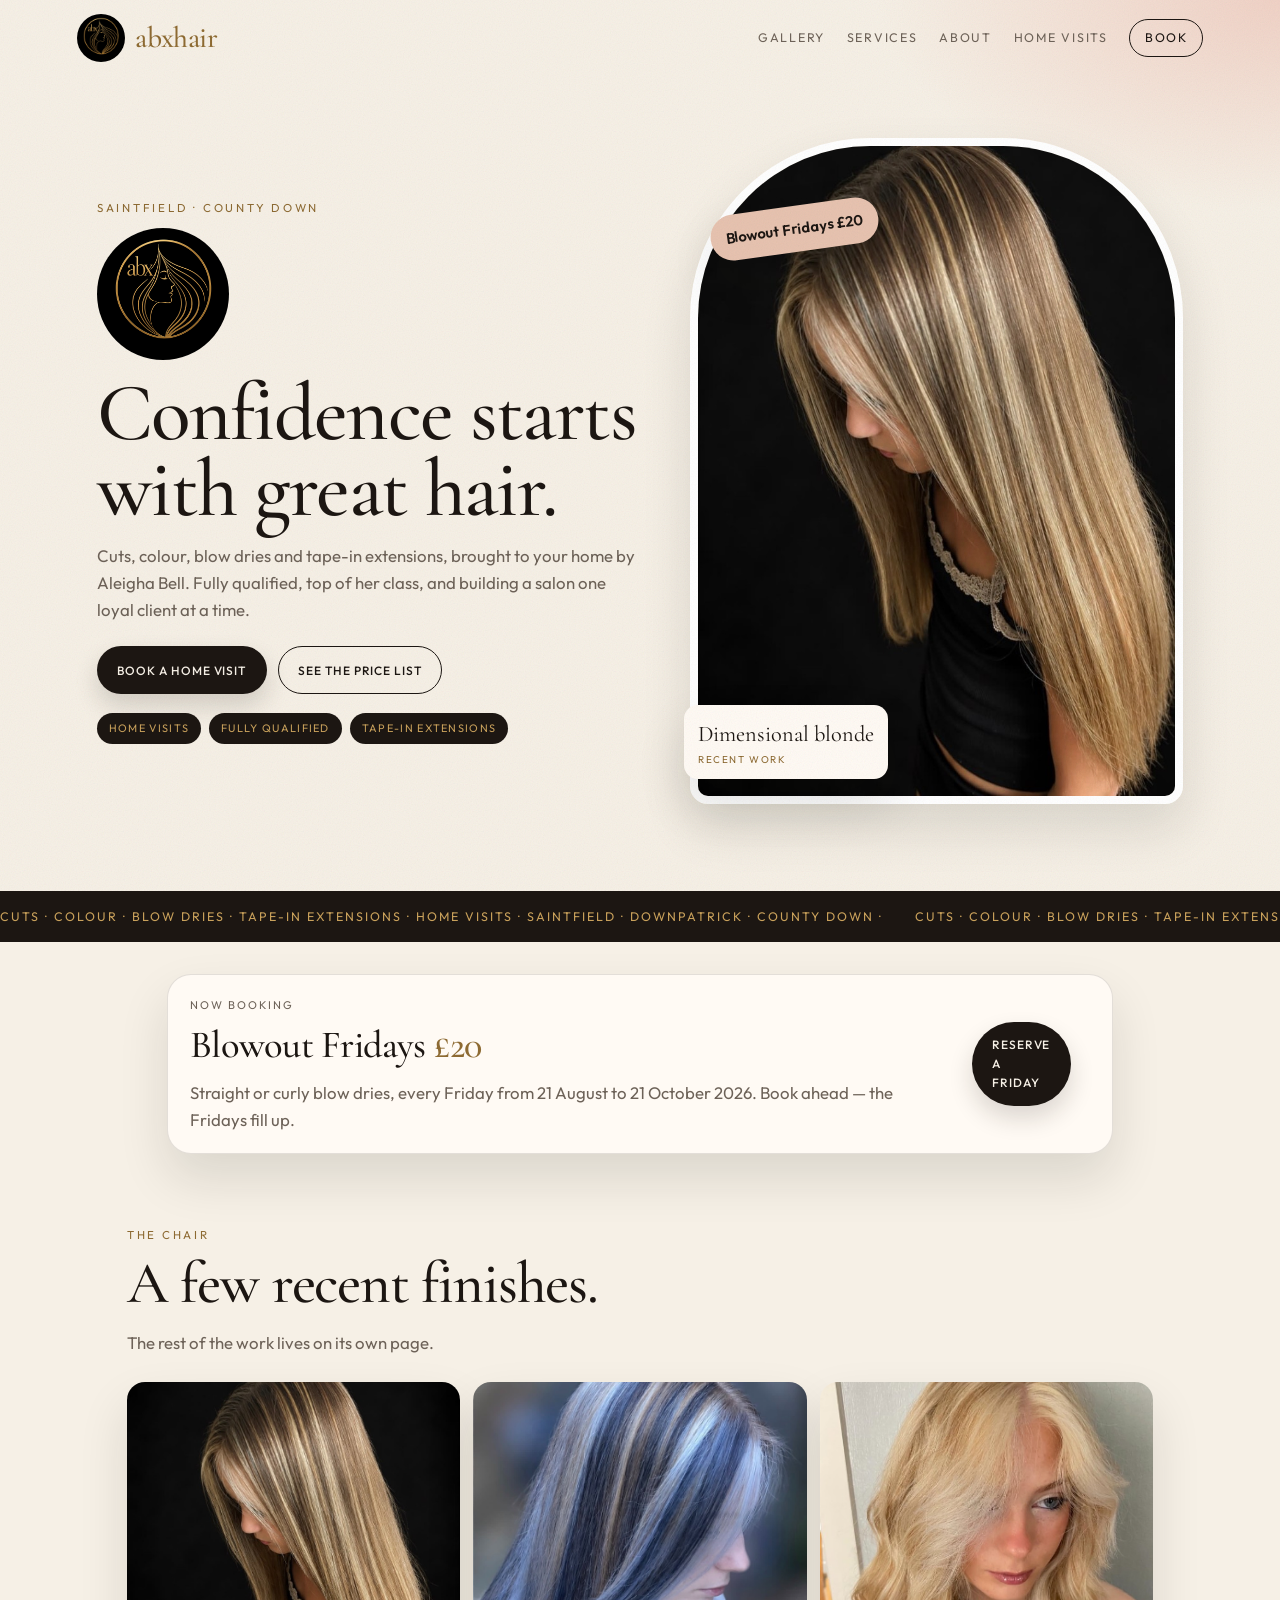
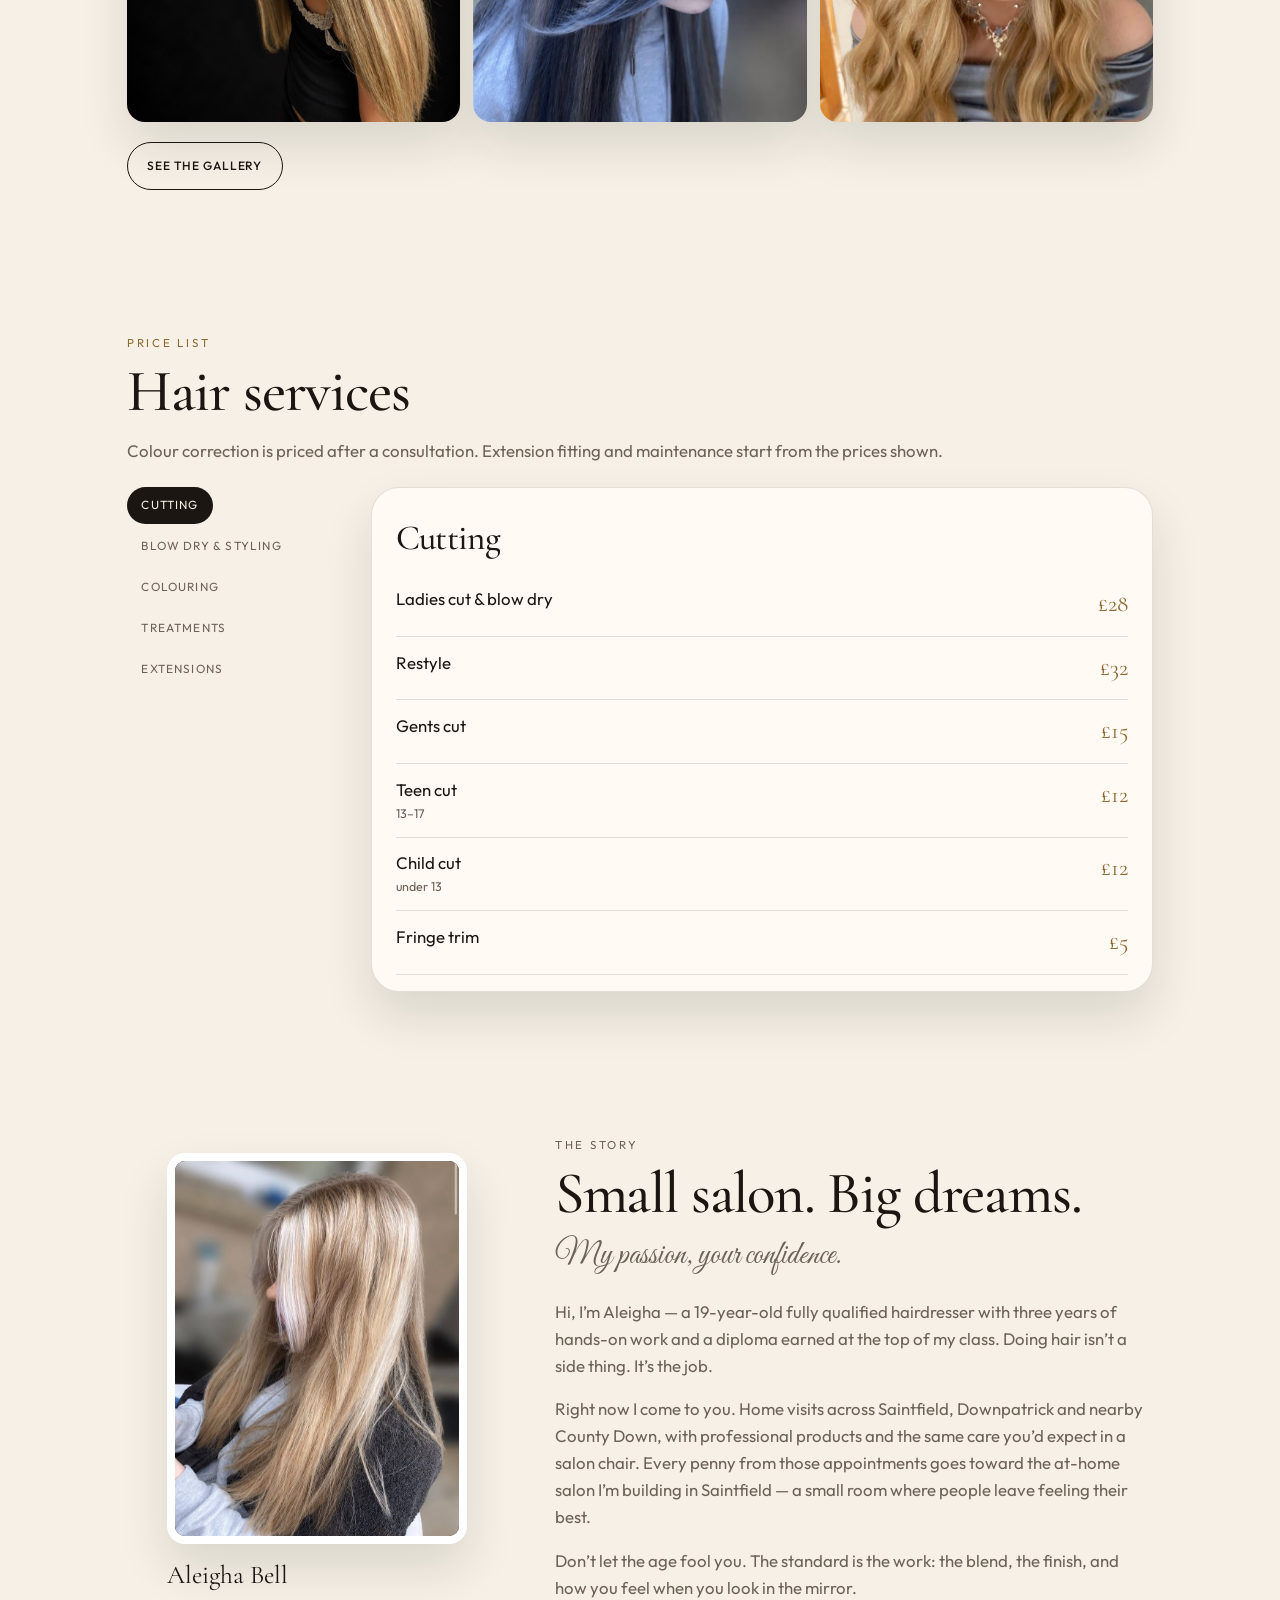
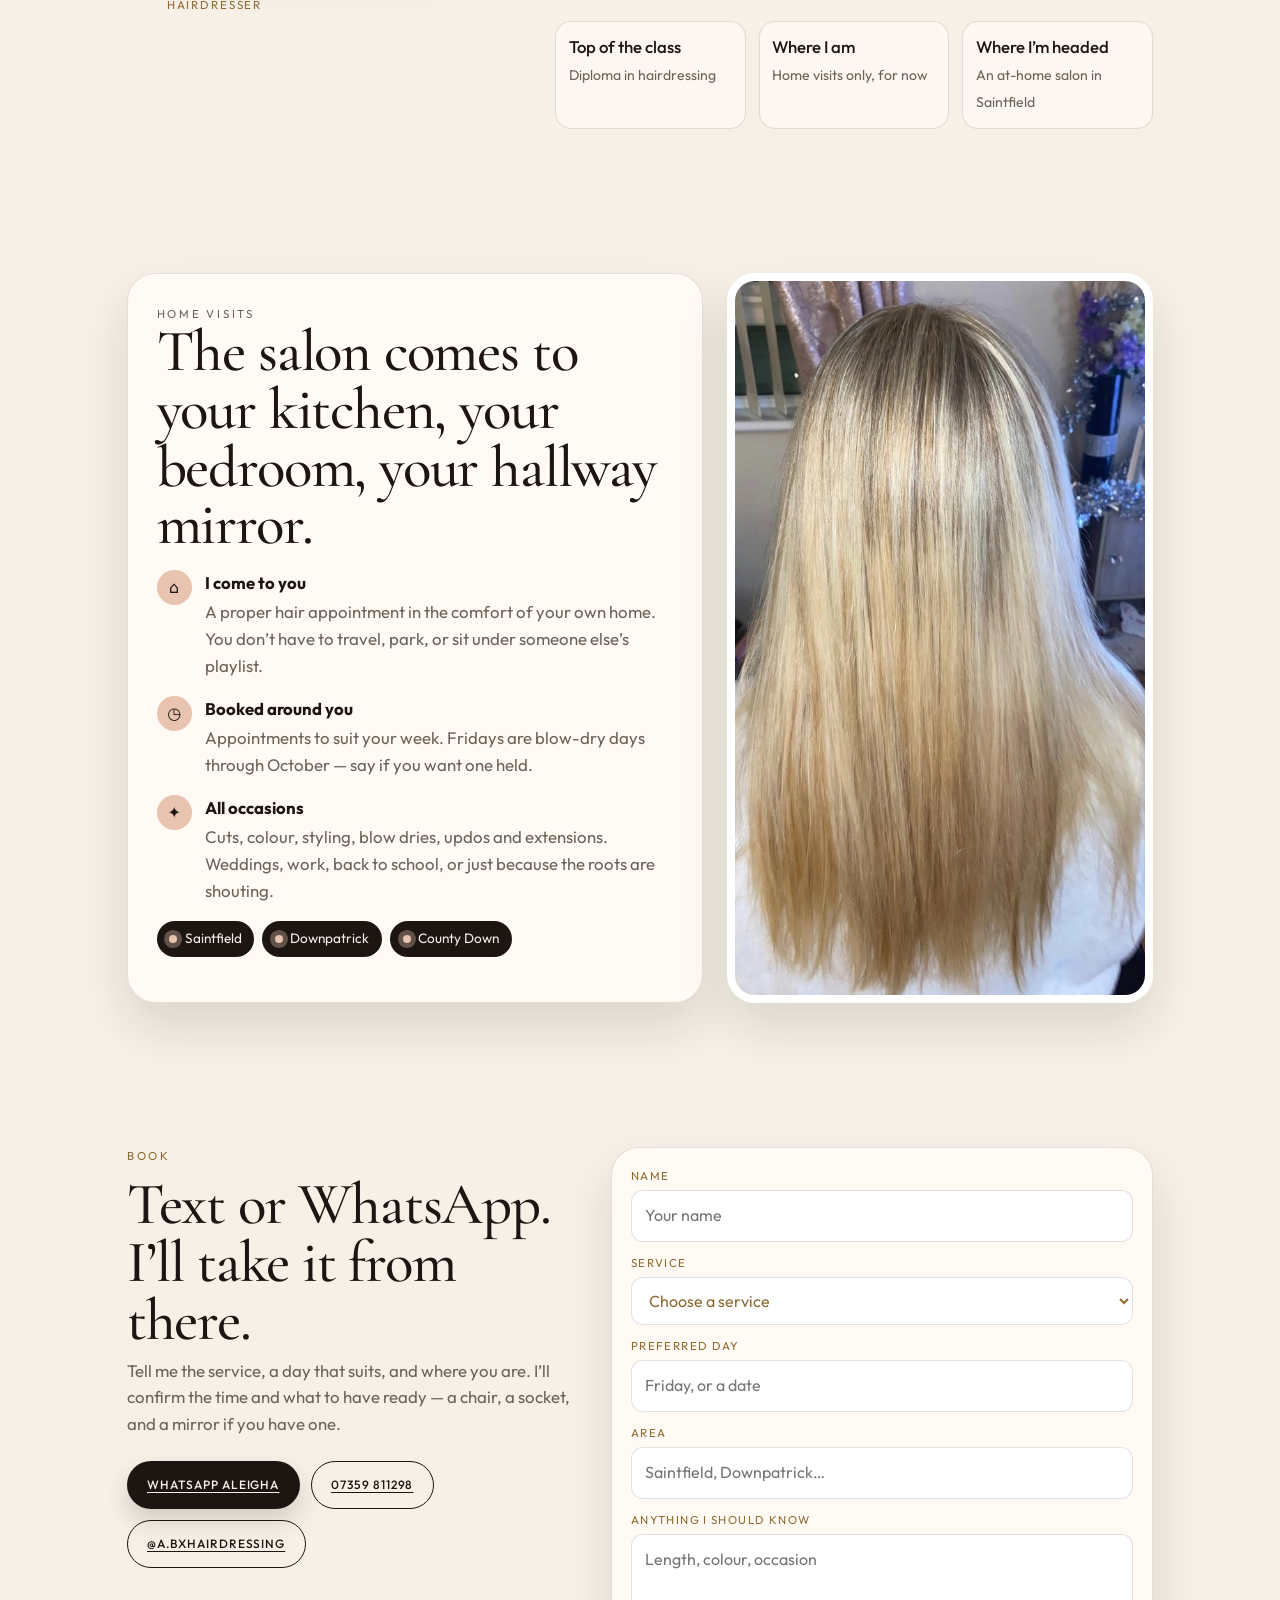
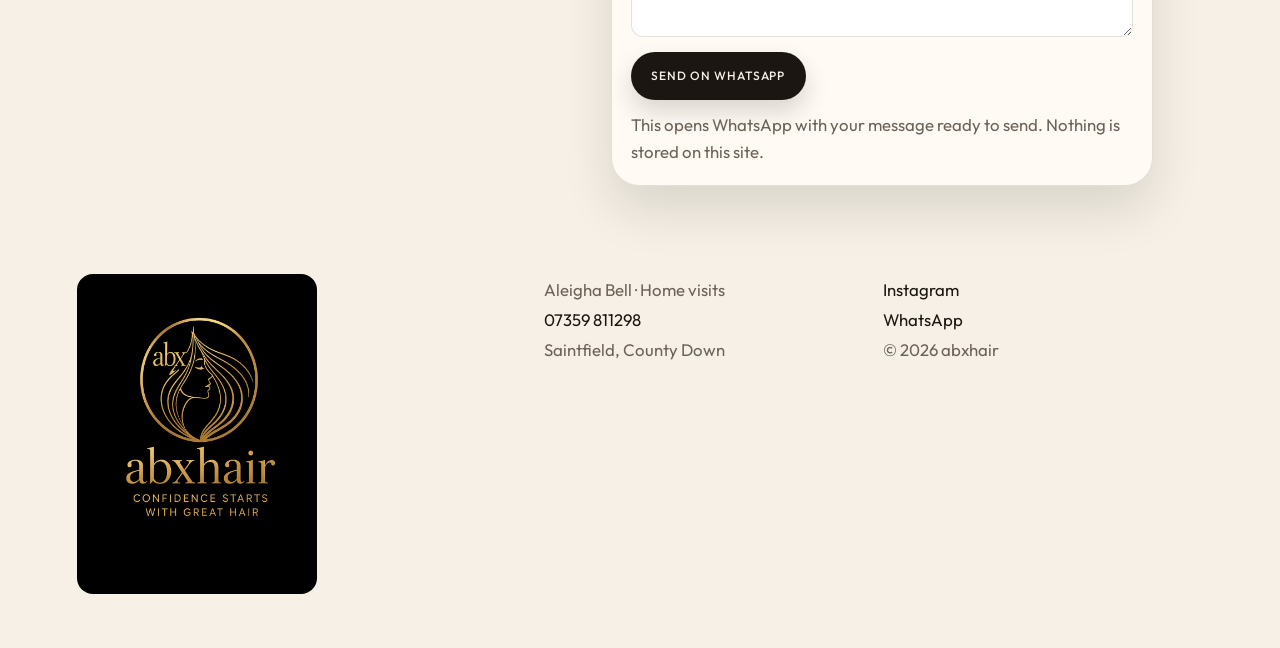
<file: index.html>
<!DOCTYPE html>
<html lang="en">
<head>
  <meta charset="utf-8">
  <meta name="viewport" content="width=device-width, initial-scale=1">
  <title>abxhair · Aleigha Bell · Home hair visits in Saintfield</title>
  <meta name="description" content="Cuts, colour, blow dries and tape-in extensions, brought to your home in Saintfield, Downpatrick and County Down by Aleigha Bell.">
  <link rel="icon" href="logo-mark.png" type="image/png">
  <link rel="preconnect" href="https://fonts.googleapis.com">
  <link rel="preconnect" href="https://fonts.gstatic.com" crossorigin>
  <link href="https://fonts.googleapis.com/css2?family=Cormorant+Garamond:ital,wght@0,500;0,600;1,500&family=Great+Vibes&family=Outfit:wght@300;400;500;600&display=swap" rel="stylesheet">
  <link rel="stylesheet" href="css/styles.css">
</head>
<body class="is-loading">
  <div class="loader" id="loader" role="status" aria-live="polite">
    <svg class="loader-mix" viewBox="0 0 420 400" aria-hidden="true">
      <defs>
        <linearGradient id="bowl-body" x1="0" y1="0" x2="0" y2="1">
          <stop offset="0%" stop-color="#fffaf4"/>
          <stop offset="62%" stop-color="#f4eadc"/>
          <stop offset="100%" stop-color="#e4d3b8"/>
        </linearGradient>
        <radialGradient id="dye-base" cx="40%" cy="35%" r="78%">
          <stop offset="0%" stop-color="#f6ddb0"/>
          <stop offset="58%" stop-color="#c9924a"/>
          <stop offset="100%" stop-color="#8a5528"/>
        </radialGradient>
        <linearGradient id="handle" x1="0" y1="0" x2="1" y2="0">
          <stop offset="0%" stop-color="#f3eadf"/>
          <stop offset="42%" stop-color="#fffaf4"/>
          <stop offset="100%" stop-color="#e4d5c0"/>
        </linearGradient>
        <linearGradient id="ferrule" x1="0" y1="0" x2="1" y2="0">
          <stop offset="0%" stop-color="#8d6a32"/>
          <stop offset="46%" stop-color="#f3e2b6"/>
          <stop offset="100%" stop-color="#a67c3d"/>
        </linearGradient>
        <clipPath id="dye-clip">
          <ellipse cx="210" cy="224" rx="116" ry="34"/>
        </clipPath>
      </defs>
      <path d="M84 220c12 96 54 136 126 136s114-40 126-136" fill="url(#bowl-body)"/>
      <ellipse cx="210" cy="220" rx="128" ry="40" fill="#fffaf4"/>
      <ellipse cx="210" cy="226" rx="114" ry="33" fill="url(#dye-base)"/>
      <g clip-path="url(#dye-clip)">
        <g class="mix-swirl">
          <path d="M132 226c28-34 92-38 132-8 28 22 22 48-8 58-46 16-112-4-124-36" fill="none" stroke="#f8e7c6" stroke-width="14" stroke-linecap="round"/>
          <path d="M168 226c16-18 48-20 70-4 16 12 12 28-6 34-28 10-64-2-70-22" fill="none" stroke="#6e4124" stroke-width="8" stroke-linecap="round"/>
        </g>
      </g>
      <ellipse cx="172" cy="214" rx="34" ry="9" fill="#fff6e8" opacity="0.45"/>
      <ellipse cx="210" cy="220" rx="122" ry="37" fill="none" stroke="#c9a15b" stroke-width="4"/>
      <g class="mix-brush">
        <rect x="202" y="42" width="16" height="112" rx="8" fill="url(#handle)"/>
        <rect x="190" y="146" width="40" height="16" rx="3" fill="url(#ferrule)"/>
        <path d="M194 160l8 58c2 4 4 6 8 6s6-2 8-6l8-58z" fill="#f6f1e8"/>
        <path d="M200 192l4 28c1 3 3 4 6 4s5-1 6-4l4-28c-6 4-14 4-20 0z" fill="#c48a45"/>
        <path d="M204 162v46M210 162v52M216 162v46" fill="none" stroke="#e7dccb" stroke-width="1.2" stroke-linecap="round"/>
      </g>
    </svg>
    <p>Mixing the hair dye…</p>
    <div class="loader-bar" aria-hidden="true"><span class="loader-fill"></span></div>
  </div>

  <div class="grain" aria-hidden="true"></div>
  <a class="skip" href="#content">Skip to content</a>

  <header class="nav" id="nav">
    <a class="brand" href="#content">
      <img src="logo-mark.png" alt="" width="48" height="48">
      <span class="brand-word">abxhair</span>
    </a>
    <button class="nav-toggle" type="button" aria-expanded="false" aria-controls="nav-links">
      <span></span><span></span><span></span>
      <span class="skip">Menu</span>
    </button>
    <nav class="nav-links" id="nav-links">
      <a href="gallery.html">Gallery</a>
      <a href="#services">Services</a>
      <a href="#about">About</a>
      <a href="#visits">Home visits</a>
      <a class="nav-book" href="#book">Book</a>
    </nav>
  </header>

  <main id="content">
    <section class="hero">
      <div>
        <p class="kicker">Saintfield · County Down</p>
        <img class="hero-mark" src="logo-mark.png" alt="">
        <h1>Confidence starts with great hair.</h1>
        <p class="lede">Cuts, colour, blow dries and tape-in extensions, brought to your home by Aleigha Bell. Fully qualified, top of her class, and building a salon one loyal client at a time.</p>
        <div class="hero-actions">
          <a class="btn btn-gold" href="#book">Book a home visit</a>
          <a class="btn btn-line" href="#services">See the price list</a>
        </div>
        <ul class="pills">
          <li>Home visits</li>
          <li>Fully qualified</li>
          <li>Tape-in extensions</li>
        </ul>
      </div>
      <figure class="hero-frame">
        <img src="images/highlights-profile.jpg" alt="Long dimensional blonde hair with bright ribbons through the lengths">
        <figcaption>Dimensional blonde<span>Recent work</span></figcaption>
        <p class="offer-chip">Blowout Fridays £20</p>
      </figure>
    </section>

    <div class="marquee" aria-hidden="true">
      <div class="marquee-track">
        <p>Cuts · Colour · Blow dries · Tape-in extensions · Home visits · Saintfield · Downpatrick · County Down ·</p>
        <p>Cuts · Colour · Blow dries · Tape-in extensions · Home visits · Saintfield · Downpatrick · County Down ·</p>
      </div>
    </div>

    <section class="offer">
      <div class="offer-inner">
        <div>
          <p class="offer-kicker">Now booking</p>
          <h2>Blowout Fridays <em>£20</em></h2>
          <p>Straight or curly blow dries, every Friday from 21 August to 21 October 2026. Book ahead — the Fridays fill up.</p>
        </div>
        <a class="btn btn-gold" href="#book">Reserve a Friday</a>
      </div>
    </section>

    <section class="work" id="work">
      <div class="section-head reveal">
        <p class="kicker">The chair</p>
        <h2>A few recent finishes.</h2>
        <p class="section-note">The rest of the work lives on its own page.</p>
      </div>
      <div class="preview-row">
        <a href="gallery.html"><img src="images/highlights-profile.jpg" alt="Long dimensional blonde hair"></a>
        <a href="gallery.html"><img src="images/skunk-stripes.jpg" alt="Dark hair with bright skunk-stripe highlights"></a>
        <a href="gallery.html"><img src="images/soft-waves.jpg" alt="Soft blonde waves"></a>
      </div>
      <a class="btn btn-line preview-cta" href="gallery.html">See the gallery</a>
    </section>

    <section class="services" id="services">
      <div class="section-head reveal">
        <p class="kicker">Price list</p>
        <h2>Hair services</h2>
        <p class="section-note">Colour correction is priced after a consultation. Extension fitting and maintenance start from the prices shown.</p>
      </div>
      <div class="price-layout">
        <div class="price-nav" role="tablist" aria-label="Service categories">
          <button type="button" role="tab" aria-selected="true" aria-controls="panel-cutting" id="tab-cutting">Cutting</button>
          <button type="button" role="tab" aria-selected="false" aria-controls="panel-blow" id="tab-blow" tabindex="-1">Blow dry &amp; styling</button>
          <button type="button" role="tab" aria-selected="false" aria-controls="panel-colour" id="tab-colour" tabindex="-1">Colouring</button>
          <button type="button" role="tab" aria-selected="false" aria-controls="panel-treat" id="tab-treat" tabindex="-1">Treatments</button>
          <button type="button" role="tab" aria-selected="false" aria-controls="panel-ext" id="tab-ext" tabindex="-1">Extensions</button>
        </div>
        <div>
          <div class="price-panel" role="tabpanel" id="panel-cutting" aria-labelledby="tab-cutting">
            <h3>Cutting</h3>
            <ul class="prices">
              <li><span>Ladies cut &amp; blow dry</span><span>£28</span></li>
              <li><span>Restyle</span><span>£32</span></li>
              <li><span>Gents cut</span><span>£15</span></li>
              <li><span>Teen cut <small>13–17</small></span><span>£12</span></li>
              <li><span>Child cut <small>under 13</small></span><span>£12</span></li>
              <li><span>Fringe trim</span><span>£5</span></li>
            </ul>
          </div>
          <div class="price-panel" role="tabpanel" id="panel-blow" aria-labelledby="tab-blow" hidden>
            <h3>Blow dry &amp; styling</h3>
            <ul class="prices">
              <li><span>Blow dry</span><span>£18</span></li>
              <li><span>Blow dry with extensions</span><span>£22</span></li>
              <li><span>Curls / waves</span><span>£20</span></li>
              <li><span>Hair up</span><span>£25</span></li>
              <li><span>Blowout Fridays <small>21 Aug – 21 Oct 2026</small></span><span>£20</span></li>
            </ul>
          </div>
          <div class="price-panel" role="tabpanel" id="panel-colour" aria-labelledby="tab-colour" hidden>
            <h3>Colouring</h3>
            <ul class="prices">
              <li><span>Full head colour</span><span>£45</span></li>
              <li><span>Root touch up</span><span>£30</span></li>
              <li><span>Gloss / toner</span><span>£15</span></li>
              <li><span>Full head highlights</span><span>£60</span></li>
              <li><span>Half head highlights</span><span>£40</span></li>
              <li><span>Balayage / foilyage</span><span>£65</span></li>
              <li><span>Colour correction</span><span>POA</span></li>
            </ul>
          </div>
          <div class="price-panel" role="tabpanel" id="panel-treat" aria-labelledby="tab-treat" hidden>
            <h3>Treatments</h3>
            <ul class="prices">
              <li><span>K18 treatment</span><span>£20</span></li>
              <li><span>Olaplex treatment</span><span>£15</span></li>
              <li><span>Moisture treatment</span><span>£10</span></li>
            </ul>
          </div>
          <div class="price-panel" role="tabpanel" id="panel-ext" aria-labelledby="tab-ext" hidden>
            <h3>Extensions</h3>
            <ul class="prices">
              <li><span>Consultation</span><span>Free</span></li>
              <li><span>Fitting</span><span>from £60</span></li>
              <li><span>Maintenance</span><span>from £30</span></li>
            </ul>
            <p class="panel-foot">Bell colour and tape-in extensions. The consultation is free — message to talk through length, density and a shade that sits with your own hair.</p>
          </div>
        </div>
      </div>
    </section>

    <section class="about" id="about">
      <figure class="about-portrait reveal">
        <img src="images/aleigha.jpg" alt="Aleigha Bell of abxhair">
        <figcaption class="portrait-caption">Aleigha Bell<span>Hairdresser</span></figcaption>
      </figure>
      <div class="about-copy reveal">
        <p class="kicker">The story</p>
        <h2>Small salon. Big dreams.</h2>
        <p class="script-line">My passion, your confidence.</p>
        <p>Hi, I’m Aleigha — a 19-year-old fully qualified hairdresser with three years of hands-on work and a diploma earned at the top of my class. Doing hair isn’t a side thing. It’s the job.</p>
        <p>Right now I come to you. Home visits across Saintfield, Downpatrick and nearby County Down, with professional products and the same care you’d expect in a salon chair. Every penny from those appointments goes toward the at-home salon I’m building in Saintfield — a small room where people leave feeling their best.</p>
        <p>Don’t let the age fool you. The standard is the work: the blend, the finish, and how you feel when you look in the mirror.</p>
        <ul class="about-points">
          <li><strong>Top of the class</strong><span>Diploma in hairdressing</span></li>
          <li><strong>Where I am</strong><span>Home visits only, for now</span></li>
          <li><strong>Where I’m headed</strong><span>An at-home salon in Saintfield</span></li>
        </ul>
      </div>
    </section>

    <section class="visits" id="visits">
      <div class="visits-card reveal">
        <p class="kicker">Home visits</p>
        <h2>The salon comes to your kitchen, your bedroom, your hallway mirror.</h2>
        <ul>
          <li>
            <span class="icon" aria-hidden="true">⌂</span>
            <div>
              <strong>I come to you</strong>
              <p>A proper hair appointment in the comfort of your own home. You don’t have to travel, park, or sit under someone else’s playlist.</p>
            </div>
          </li>
          <li>
            <span class="icon" aria-hidden="true">◷</span>
            <div>
              <strong>Booked around you</strong>
              <p>Appointments to suit your week. Fridays are blow-dry days through October — say if you want one held.</p>
            </div>
          </li>
          <li>
            <span class="icon" aria-hidden="true">✦</span>
            <div>
              <strong>All occasions</strong>
              <p>Cuts, colour, styling, blow dries, updos and extensions. Weddings, work, back to school, or just because the roots are shouting.</p>
            </div>
          </li>
        </ul>
        <ul class="area-pills">
          <li><span class="pin" aria-hidden="true"></span>Saintfield</li>
          <li><span class="pin" aria-hidden="true"></span>Downpatrick</li>
          <li><span class="pin" aria-hidden="true"></span>County Down</li>
        </ul>
      </div>
      <figure class="visits-photo reveal">
        <img src="images/blonde-home.jpg" alt="Long blonde hair after a home visit">
      </figure>
    </section>

    <section class="book" id="book">
      <div class="reveal">
        <p class="kicker">Book</p>
        <h2>Text or WhatsApp. I’ll take it from there.</h2>
        <p class="lede">Tell me the service, a day that suits, and where you are. I’ll confirm the time and what to have ready — a chair, a socket, and a mirror if you have one.</p>
        <div class="book-direct">
          <a class="btn btn-gold" href="https://wa.me/447359811298" target="_blank" rel="noopener">WhatsApp Aleigha</a>
          <a class="btn btn-line" href="tel:+447359811298">07359 811298</a>
          <a class="btn btn-line" href="https://instagram.com/a.bxhairdressing" target="_blank" rel="noopener">@a.bxhairdressing</a>
        </div>
      </div>
      <form class="book-form reveal" id="book-form">
        <label>Name
          <input name="name" type="text" required autocomplete="name" placeholder="Your name">
        </label>
        <label>Service
          <select name="service" required>
            <option value="">Choose a service</option>
            <option>Ladies cut &amp; blow dry</option>
            <option>Restyle</option>
            <option>Gents cut</option>
            <option>Teen or child cut</option>
            <option>Fringe trim</option>
            <option>Blow dry</option>
            <option>Blowout Friday</option>
            <option>Curls / waves</option>
            <option>Hair up</option>
            <option>Pin curls</option>
            <option>Full head colour</option>
            <option>Root touch up</option>
            <option>Gloss / toner</option>
            <option>Highlights</option>
            <option>Balayage / foilyage</option>
            <option>Colour correction</option>
            <option>Treatment</option>
            <option>Extensions consultation</option>
            <option>Extensions fitting or maintenance</option>
          </select>
        </label>
        <label>Preferred day
          <input name="day" type="text" placeholder="Friday, or a date">
        </label>
        <label>Area
          <input name="area" type="text" placeholder="Saintfield, Downpatrick…">
        </label>
        <label>Anything I should know
          <textarea name="note" rows="3" placeholder="Length, colour, occasion"></textarea>
        </label>
        <button class="btn btn-gold" type="submit">Send on WhatsApp</button>
        <p class="form-hint" id="form-hint">This opens WhatsApp with your message ready to send. Nothing is stored on this site.</p>
      </form>
    </section>
  </main>

  <footer class="footer">
    <div>
      <img class="footer-logo" src="logo.png" alt="abxhair. Confidence starts with great hair.">
    </div>
    <div>
      <p>Aleigha Bell · Home visits</p>
      <p><a href="tel:+447359811298">07359 811298</a></p>
      <p>Saintfield, County Down</p>
    </div>
    <div>
      <p><a href="https://instagram.com/a.bxhairdressing" target="_blank" rel="noopener">Instagram</a></p>
      <p><a href="https://wa.me/447359811298" target="_blank" rel="noopener">WhatsApp</a></p>
      <p>© <span id="year">2026</span> abxhair</p>
    </div>
  </footer>

  <dialog class="lightbox" id="lightbox">
    <form method="dialog">
      <button class="lightbox-close" type="submit">Close</button>
      <img id="lightbox-img" alt="">
      <p id="lightbox-cap"></p>
    </form>
  </dialog>

  <script src="js/main.js"></script>
</body>
</html>
</file>
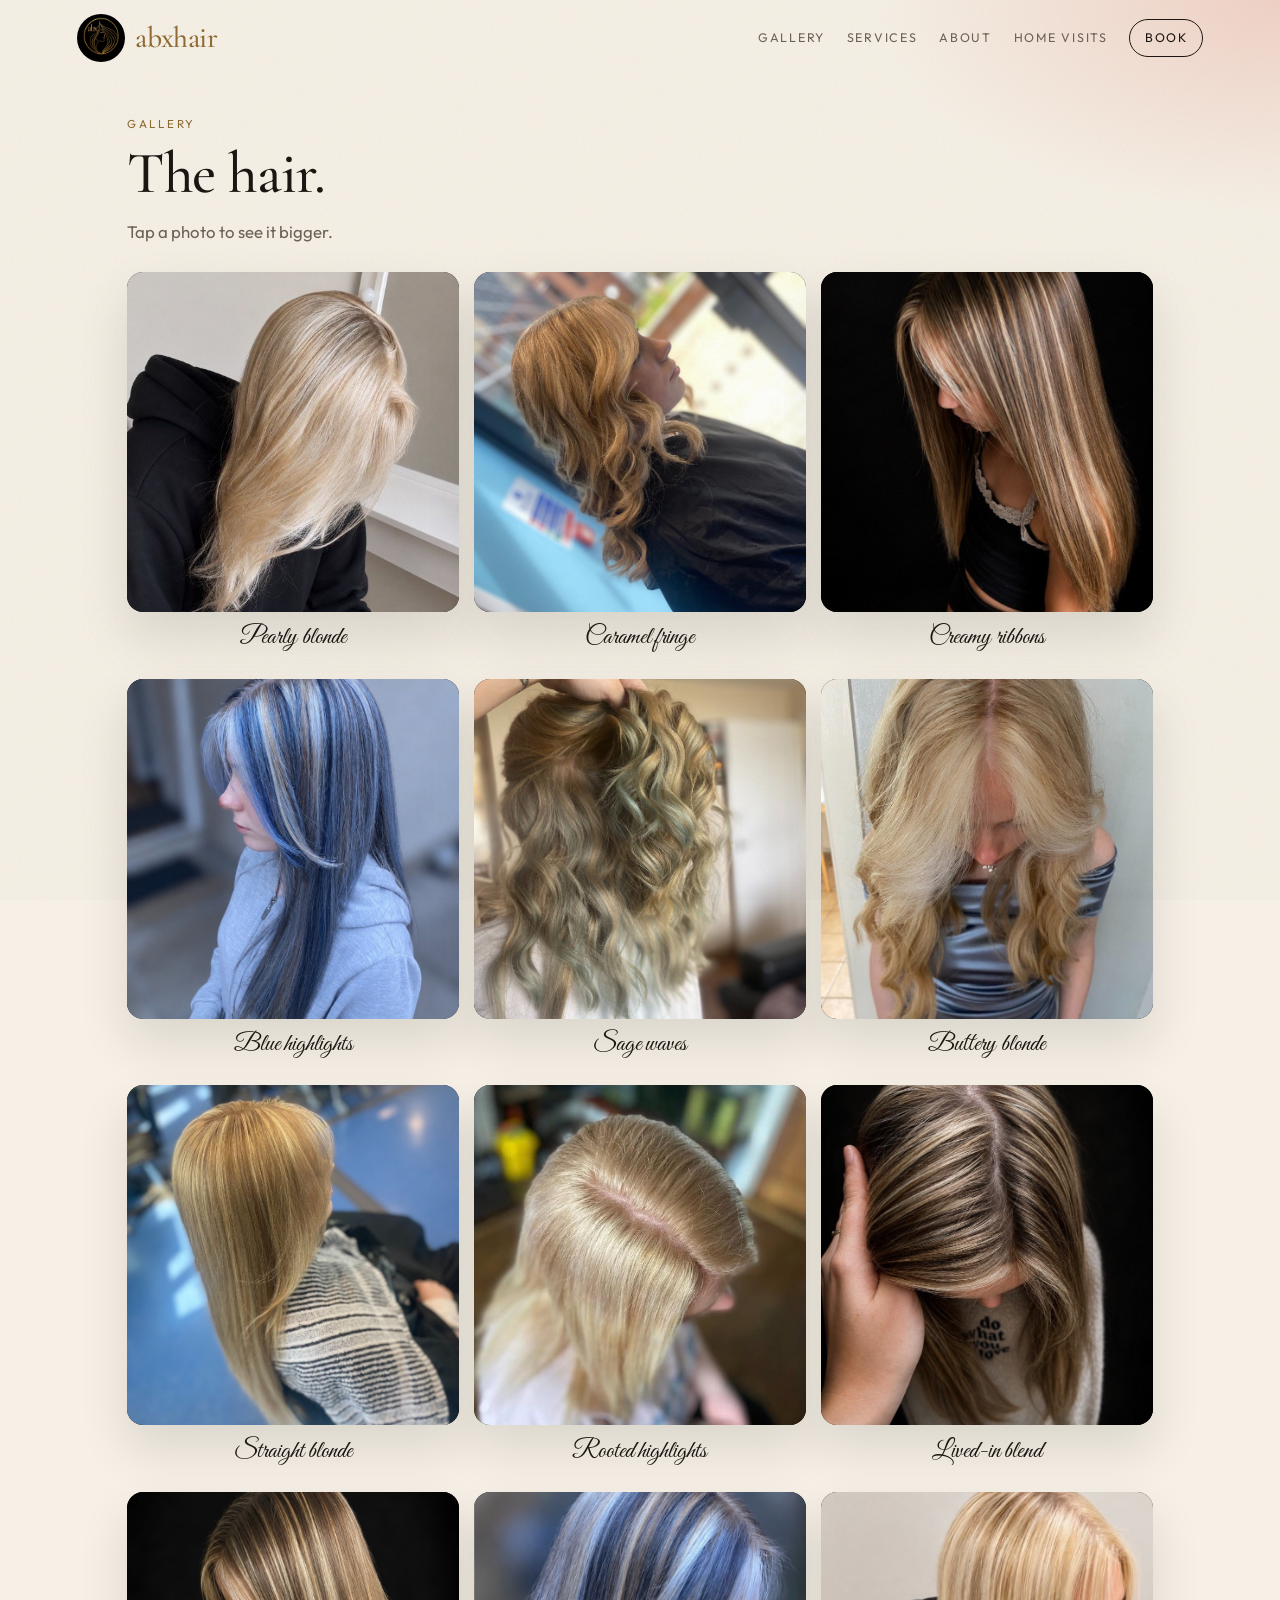
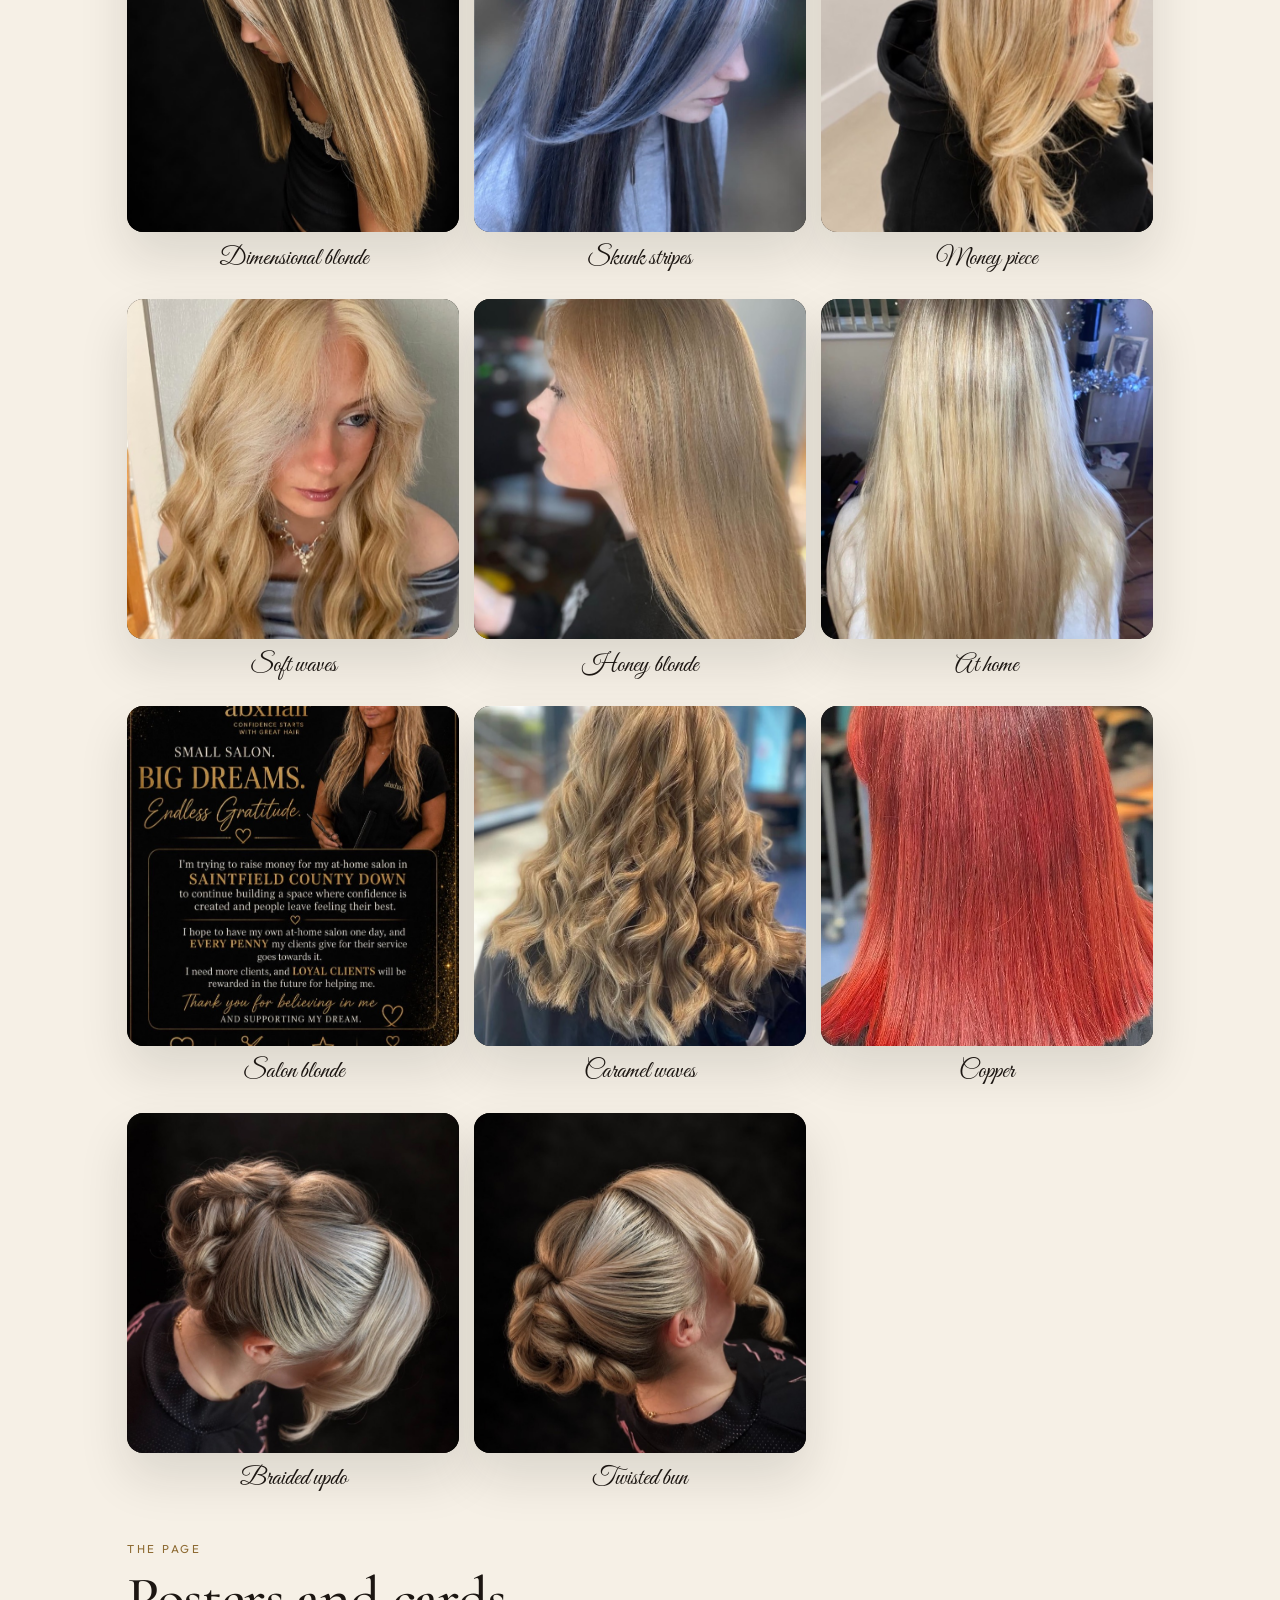
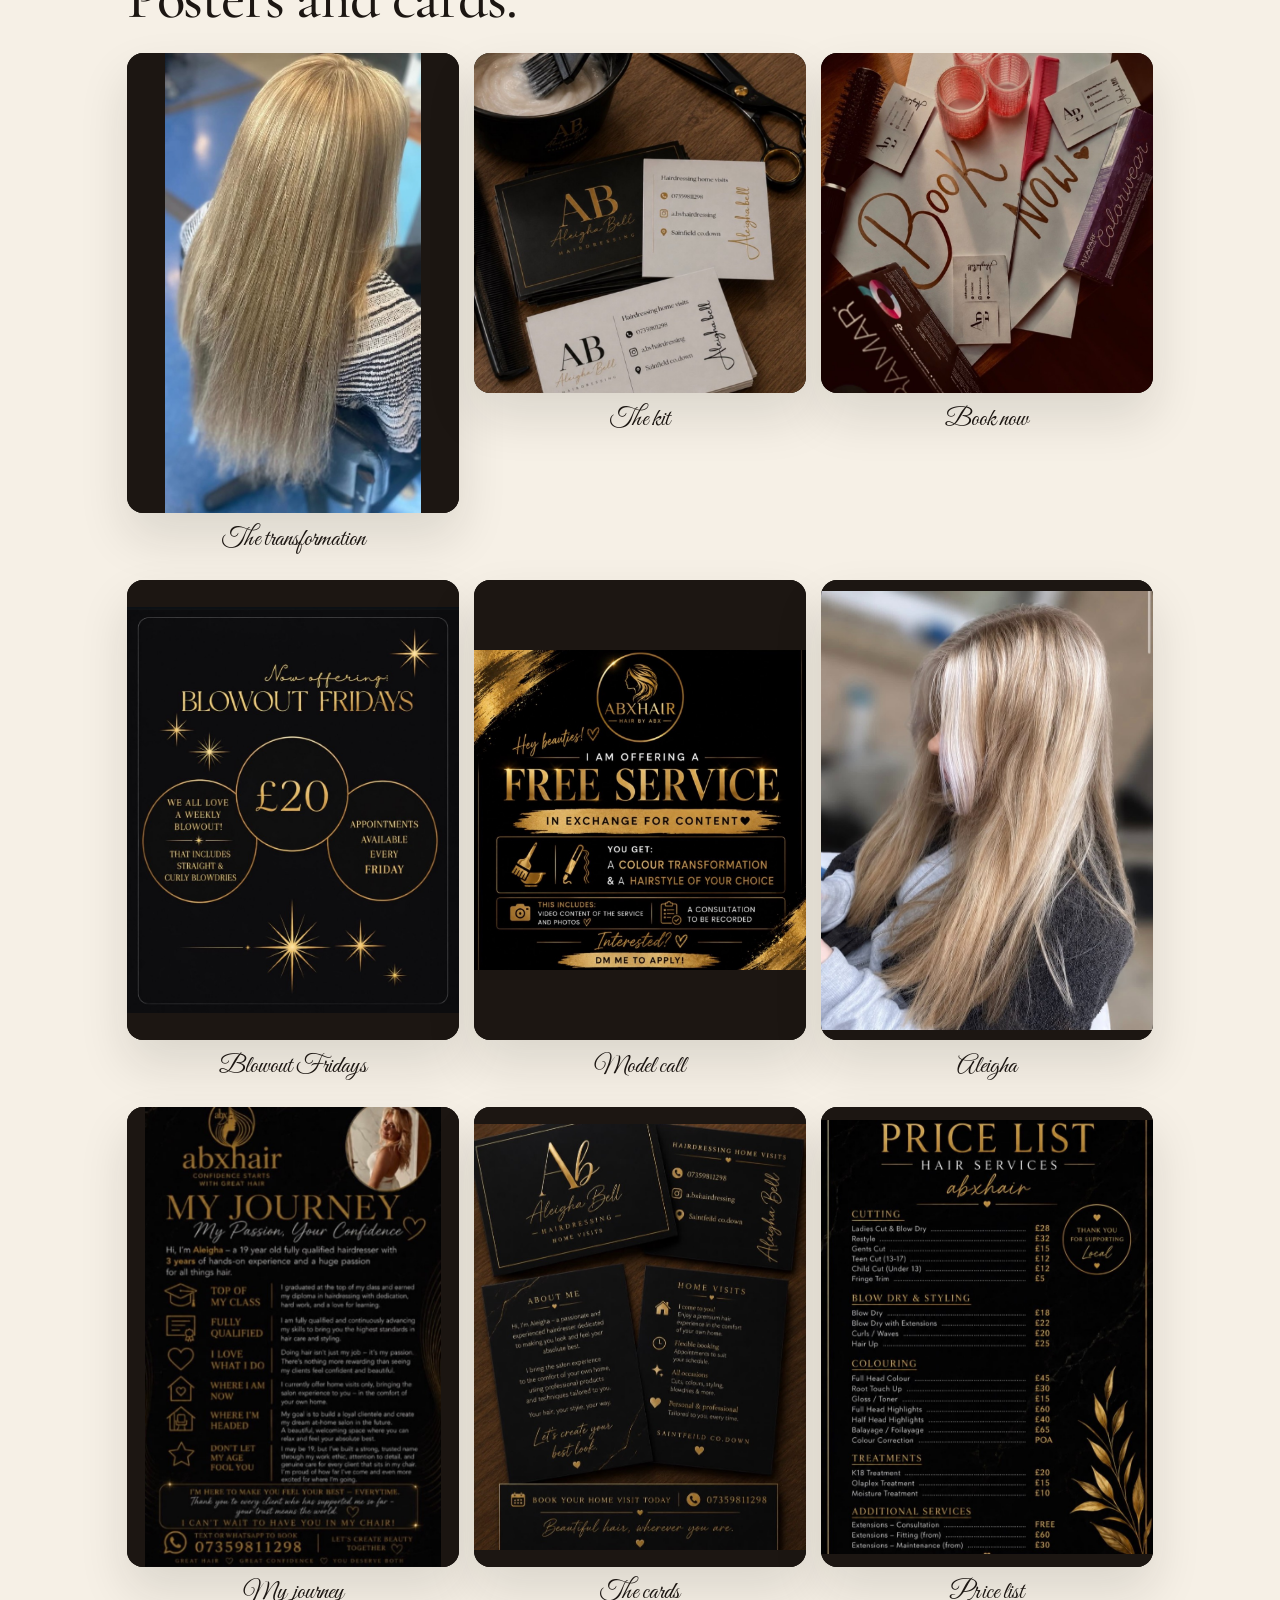
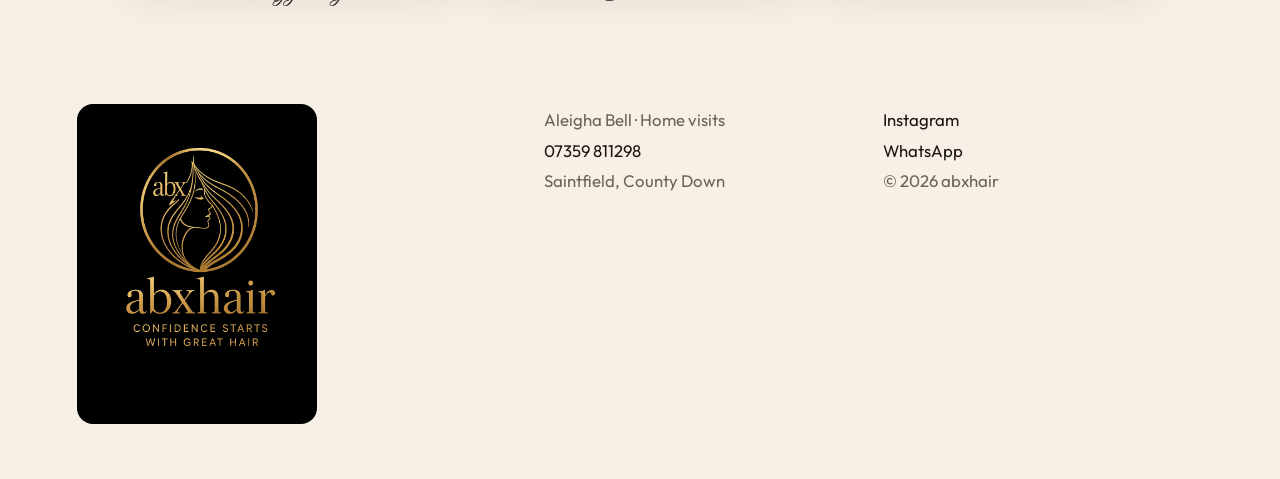
<file: gallery.html>
<!DOCTYPE html>
<html lang="en">
<head>
  <meta charset="utf-8">
  <meta name="viewport" content="width=device-width, initial-scale=1">
  <title>Gallery · abxhair</title>
  <meta name="description" content="Hair by Aleigha Bell. Colour, cuts, updos and home visits in Saintfield and County Down.">
  <link rel="icon" href="logo-mark.png" type="image/png">
  <link rel="preconnect" href="https://fonts.googleapis.com">
  <link rel="preconnect" href="https://fonts.gstatic.com" crossorigin>
  <link href="https://fonts.googleapis.com/css2?family=Cormorant+Garamond:ital,wght@0,500;0,600;1,500&family=Great+Vibes&family=Outfit:wght@300;400;500;600&display=swap" rel="stylesheet">
  <link rel="stylesheet" href="css/styles.css">
</head>
<body class="is-loading">
  <div class="loader" id="loader" role="status" aria-live="polite">
    <svg class="loader-mix" viewBox="0 0 420 400" aria-hidden="true">
      <defs>
        <linearGradient id="bowl-body" x1="0" y1="0" x2="0" y2="1">
          <stop offset="0%" stop-color="#fffaf4"/>
          <stop offset="62%" stop-color="#f4eadc"/>
          <stop offset="100%" stop-color="#e4d3b8"/>
        </linearGradient>
        <radialGradient id="dye-base" cx="40%" cy="35%" r="78%">
          <stop offset="0%" stop-color="#f6ddb0"/>
          <stop offset="58%" stop-color="#c9924a"/>
          <stop offset="100%" stop-color="#8a5528"/>
        </radialGradient>
        <linearGradient id="handle" x1="0" y1="0" x2="1" y2="0">
          <stop offset="0%" stop-color="#f3eadf"/>
          <stop offset="42%" stop-color="#fffaf4"/>
          <stop offset="100%" stop-color="#e4d5c0"/>
        </linearGradient>
        <linearGradient id="ferrule" x1="0" y1="0" x2="1" y2="0">
          <stop offset="0%" stop-color="#8d6a32"/>
          <stop offset="46%" stop-color="#f3e2b6"/>
          <stop offset="100%" stop-color="#a67c3d"/>
        </linearGradient>
        <clipPath id="dye-clip">
          <ellipse cx="210" cy="224" rx="116" ry="34"/>
        </clipPath>
      </defs>
      <path d="M84 220c12 96 54 136 126 136s114-40 126-136" fill="url(#bowl-body)"/>
      <ellipse cx="210" cy="220" rx="128" ry="40" fill="#fffaf4"/>
      <ellipse cx="210" cy="226" rx="114" ry="33" fill="url(#dye-base)"/>
      <g clip-path="url(#dye-clip)">
        <g class="mix-swirl">
          <path d="M132 226c28-34 92-38 132-8 28 22 22 48-8 58-46 16-112-4-124-36" fill="none" stroke="#f8e7c6" stroke-width="14" stroke-linecap="round"/>
          <path d="M168 226c16-18 48-20 70-4 16 12 12 28-6 34-28 10-64-2-70-22" fill="none" stroke="#6e4124" stroke-width="8" stroke-linecap="round"/>
        </g>
      </g>
      <ellipse cx="172" cy="214" rx="34" ry="9" fill="#fff6e8" opacity="0.45"/>
      <ellipse cx="210" cy="220" rx="122" ry="37" fill="none" stroke="#c9a15b" stroke-width="4"/>
      <g class="mix-brush">
        <rect x="202" y="42" width="16" height="112" rx="8" fill="url(#handle)"/>
        <rect x="190" y="146" width="40" height="16" rx="3" fill="url(#ferrule)"/>
        <path d="M194 160l8 58c2 4 4 6 8 6s6-2 8-6l8-58z" fill="#f6f1e8"/>
        <path d="M200 192l4 28c1 3 3 4 6 4s5-1 6-4l4-28c-6 4-14 4-20 0z" fill="#c48a45"/>
        <path d="M204 162v46M210 162v52M216 162v46" fill="none" stroke="#e7dccb" stroke-width="1.2" stroke-linecap="round"/>
      </g>
    </svg>
    <p>Mixing the hair dye…</p>
    <div class="loader-bar" aria-hidden="true"><span class="loader-fill"></span></div>
  </div>

  <div class="grain" aria-hidden="true"></div>
  <a class="skip" href="#content">Skip to content</a>

  <header class="nav" id="nav">
    <a class="brand" href="index.html">
      <img src="logo-mark.png" alt="" width="48" height="48">
      <span class="brand-word">abxhair</span>
    </a>
    <button class="nav-toggle" type="button" aria-expanded="false" aria-controls="nav-links">
      <span></span><span></span><span></span>
      <span class="skip">Menu</span>
    </button>
    <nav class="nav-links" id="nav-links">
      <a href="gallery.html" aria-current="page">Gallery</a>
      <a href="index.html#services">Services</a>
      <a href="index.html#about">About</a>
      <a href="index.html#visits">Home visits</a>
      <a class="nav-book" href="index.html#book">Book</a>
    </nav>
  </header>

  <main id="content">
    <section class="work gallery-page">
      <div class="section-head">
        <p class="kicker">Gallery</p>
        <h2>The hair.</h2>
        <p class="section-note">Tap a photo to see it bigger.</p>
      </div>
      <div class="gallery">
        <figure class="shot"><button type="button" data-full="images/pearly-blonde.jpg" data-caption="Pearly blonde"><img src="images/pearly-blonde.jpg" alt="Pearly blonde hair with a soft side part"></button><figcaption>Pearly blonde</figcaption></figure>
        <figure class="shot"><button type="button" data-full="images/caramel-fringe.jpg" data-caption="Caramel fringe"><img src="images/caramel-fringe.jpg" alt="Caramel blonde waves with a fringe"></button><figcaption>Caramel fringe</figcaption></figure>
        <figure class="shot"><button type="button" data-full="images/creamy-ribbons.jpg" data-caption="Creamy ribbons"><img src="images/creamy-ribbons.jpg" alt="Long hair with creamy blonde ribbons"></button><figcaption>Creamy ribbons</figcaption></figure>
        <figure class="shot"><button type="button" data-full="images/blue-highlights.jpg" data-caption="Blue highlights"><img src="images/blue-highlights.jpg" alt="Dark hair with icy blue highlights"></button><figcaption>Blue highlights</figcaption></figure>
        <figure class="shot"><button type="button" data-full="images/sage-waves.jpg" data-caption="Sage waves"><img src="images/sage-waves.jpg" alt="Wavy hair with a soft sage tone"></button><figcaption>Sage waves</figcaption></figure>
        <figure class="shot"><button type="button" data-full="images/buttery-blonde.jpg" data-caption="Buttery blonde"><img src="images/buttery-blonde.jpg" alt="Full buttery blonde waves"></button><figcaption>Buttery blonde</figcaption></figure>
        <figure class="shot"><button type="button" data-full="images/straight-blonde.jpg" data-caption="Straight blonde"><img src="images/straight-blonde.jpg" alt="Long straight blonde hair"></button><figcaption>Straight blonde</figcaption></figure>
        <figure class="shot"><button type="button" data-full="images/rooted-highlights.jpg" data-caption="Rooted highlights"><img src="images/rooted-highlights.jpg" alt="Blonde highlights taken back to the root"></button><figcaption>Rooted highlights</figcaption></figure>
        <figure class="shot"><button type="button" data-full="images/lived-in-blend.jpg" data-caption="Lived-in blend"><img src="images/lived-in-blend.jpg" alt="Lived-in blonde with a soft root blend"></button><figcaption>Lived-in blend</figcaption></figure>
        <figure class="shot"><button type="button" data-full="images/highlights-profile.jpg" data-caption="Dimensional blonde"><img src="images/highlights-profile.jpg" alt="Long dimensional blonde hair"></button><figcaption>Dimensional blonde</figcaption></figure>
        <figure class="shot"><button type="button" data-full="images/skunk-stripes.jpg" data-caption="Skunk stripes"><img src="images/skunk-stripes.jpg" alt="Dark hair with bright skunk-stripe highlights"></button><figcaption>Skunk stripes</figcaption></figure>
        <figure class="shot"><button type="button" data-full="images/money-piece.jpg" data-caption="Money piece"><img src="images/money-piece.jpg" alt="Pearly blonde money piece"></button><figcaption>Money piece</figcaption></figure>
        <figure class="shot"><button type="button" data-full="images/soft-waves.jpg" data-caption="Soft waves"><img src="images/soft-waves.jpg" alt="Soft blonde waves"></button><figcaption>Soft waves</figcaption></figure>
        <figure class="shot"><button type="button" data-full="images/honey-profile.jpg" data-caption="Honey blonde"><img src="images/honey-profile.jpg" alt="Straight honey blonde hair in profile"></button><figcaption>Honey blonde</figcaption></figure>
        <figure class="shot"><button type="button" data-full="images/blonde-home.jpg" data-caption="At home"><img src="images/blonde-home.jpg" alt="Long blonde hair from the back, at home"></button><figcaption>At home</figcaption></figure>
        <figure class="shot"><button type="button" data-full="images/salon-blonde.jpg" data-caption="Salon blonde"><img src="images/salon-blonde.jpg" alt="Long straight blonde hair in the salon chair"></button><figcaption>Salon blonde</figcaption></figure>
        <figure class="shot"><button type="button" data-full="images/caramel-waves.jpg" data-caption="Caramel waves"><img src="images/caramel-waves.jpg" alt="Caramel waves from the back"></button><figcaption>Caramel waves</figcaption></figure>
        <figure class="shot"><button type="button" data-full="images/copper.jpg" data-caption="Copper"><img src="images/copper.jpg" alt="Glossy copper red bob"></button><figcaption>Copper</figcaption></figure>
        <figure class="shot"><button type="button" data-full="images/braided-updo.jpg" data-caption="Braided updo"><img src="images/braided-updo.jpg" alt="Braided blonde updo"></button><figcaption>Braided updo</figcaption></figure>
        <figure class="shot"><button type="button" data-full="images/blonde-bun.jpg" data-caption="Twisted bun"><img src="images/blonde-bun.jpg" alt="Blonde twisted bun updo"></button><figcaption>Twisted bun</figcaption></figure>
      </div>

      <div class="section-head">
        <p class="kicker">The page</p>
        <h2>Posters and cards.</h2>
      </div>
      <div class="gallery">
        <figure class="shot is-poster"><button type="button" data-full="images/transformation.jpg" data-caption="The transformation"><img src="images/transformation.jpg" alt="Long dimensional blonde hair"></button><figcaption>The transformation</figcaption></figure>
        <figure class="shot"><button type="button" data-full="images/kit-and-cards.jpg" data-caption="The kit"><img src="images/kit-and-cards.jpg" alt="Colour bowl, scissors, comb and cards"></button><figcaption>The kit</figcaption></figure>
        <figure class="shot"><button type="button" data-full="images/book-now.jpg" data-caption="Book now"><img src="images/book-now.jpg" alt="Hair tools and a book now card"></button><figcaption>Book now</figcaption></figure>
        <figure class="shot is-poster"><button type="button" data-full="images/blowout-fridays.jpg" data-caption="Blowout Fridays"><img src="images/blowout-fridays.jpg" alt="Blowout Fridays poster, £20 every Friday"></button><figcaption>Blowout Fridays</figcaption></figure>
        <figure class="shot is-poster"><button type="button" data-full="images/model-call.jpg" data-caption="Model call"><img src="images/model-call.jpg" alt="Free colour and style in exchange for content"></button><figcaption>Model call</figcaption></figure>
        <figure class="shot is-poster"><button type="button" data-full="images/aleigha.jpg" data-caption="Aleigha"><img src="images/aleigha.jpg" alt="Aleigha Bell, abxhair"></button><figcaption>Aleigha</figcaption></figure>
        <figure class="shot is-poster"><button type="button" data-full="images/my-journey.jpg" data-caption="My journey"><img src="images/my-journey.jpg" alt="Aleigha’s journey poster"></button><figcaption>My journey</figcaption></figure>
        <figure class="shot is-poster"><button type="button" data-full="images/flyer-set.jpg" data-caption="The cards"><img src="images/flyer-set.jpg" alt="Black and gold abxhair cards"></button><figcaption>The cards</figcaption></figure>
        <figure class="shot is-poster"><button type="button" data-full="images/price-list.jpg" data-caption="Price list"><img src="images/price-list.jpg" alt="abxhair price list"></button><figcaption>Price list</figcaption></figure>
      </div>
    </section>
  </main>

  <footer class="footer">
    <div>
      <img class="footer-logo" src="logo.png" alt="abxhair. Confidence starts with great hair.">
    </div>
    <div>
      <p>Aleigha Bell · Home visits</p>
      <p><a href="tel:+447359811298">07359 811298</a></p>
      <p>Saintfield, County Down</p>
    </div>
    <div>
      <p><a href="https://instagram.com/a.bxhairdressing" target="_blank" rel="noopener">Instagram</a></p>
      <p><a href="https://wa.me/447359811298" target="_blank" rel="noopener">WhatsApp</a></p>
      <p>© <span id="year">2026</span> abxhair</p>
    </div>
  </footer>

  <dialog class="lightbox" id="lightbox">
    <form method="dialog">
      <button class="lightbox-close" type="submit">Close</button>
      <img id="lightbox-img" alt="">
      <p id="lightbox-cap"></p>
    </form>
  </dialog>

  <script src="js/main.js"></script>
</body>
</html>
</file>
<file: css/styles.css>
:root {
  --ink: #1c1612;
  --cream: #f6f0e6;
  --foam: #fffaf4;
  --gold: #c9a15b;
  --gold-deep: #8d6a32;
  --blush: #e7c3b0;
  --muted: #6d6258;
  --line: rgba(28, 22, 18, 0.12);
  --shadow: 0 24px 50px rgba(28, 22, 18, 0.12);
  --serif: "Cormorant Garamond", Georgia, serif;
  --sans: "Outfit", system-ui, sans-serif;
  --script: "Great Vibes", cursive;
}

* { box-sizing: border-box; }
html { scroll-behavior: smooth; }
body {
  margin: 0;
  color: var(--ink);
  background:
    radial-gradient(900px 480px at 0% -10%, #f3ddb0 0%, transparent 55%),
    radial-gradient(800px 420px at 100% 0%, #f0d2c6 0%, transparent 50%),
    var(--cream);
  font-family: var(--sans);
  font-weight: 400;
  font-size: 1.05rem;
  line-height: 1.6;
  overflow-x: hidden;
}
body.is-loading { overflow: hidden; }
img { max-width: 100%; display: block; }
a { color: inherit; text-decoration: none; }
button, input, select, textarea { font: inherit; color: inherit; }
h1, h2, h3 { font-family: var(--serif); font-weight: 500; letter-spacing: -0.02em; }

.grain {
  pointer-events: none;
  position: fixed;
  inset: 0;
  z-index: 8;
  opacity: 0.16;
  mix-blend-mode: multiply;
  background-image: url("data:image/svg+xml,%3Csvg xmlns='http://www.w3.org/2000/svg' width='180' height='180'%3E%3Cfilter id='n'%3E%3CfeTurbulence type='fractalNoise' baseFrequency='.85' numOctaves='4' stitchTiles='stitch'/%3E%3C/filter%3E%3Crect width='100%25' height='100%25' filter='url(%23n)' opacity='.55'/%3E%3C/svg%3E");
}

.skip {
  position: absolute;
  width: 1px; height: 1px;
  padding: 0; margin: -1px;
  overflow: hidden; clip: rect(0, 0, 0, 0); border: 0;
}
.skip:focus {
  position: fixed; top: 0.7rem; left: 0.7rem; z-index: 120;
  width: auto; height: auto; margin: 0; clip: auto;
  background: var(--ink); color: var(--cream); padding: 0.55rem 0.8rem;
}

.loader {
  position: fixed;
  inset: 0;
  z-index: 100;
  background: var(--ink);
  color: var(--cream);
  display: grid;
  place-items: center;
  align-content: center;
  gap: 18px;
  animation: curtain 0.9s cubic-bezier(0.76, 0, 0.24, 1) 1.9s forwards;
}
.loader-mix {
  width: min(250px, 68vw);
  height: auto;
  display: block;
  overflow: visible;
}
.mix-swirl {
  transform-box: view-box;
  transform-origin: 50% 56%;
  animation: swirl 1.8s linear infinite;
}
.mix-brush {
  transform-box: view-box;
  transform-origin: 50% 56%;
  animation: stir 0.9s ease-in-out infinite alternate;
}
@keyframes swirl { to { transform: rotate(360deg); } }
@keyframes stir {
  from { transform: rotate(-62deg); }
  to { transform: rotate(-28deg); }
}
.loader p {
  margin: 0;
  letter-spacing: 0.2em;
  text-transform: uppercase;
  font-size: 0.72rem;
}
.loader-bar {
  width: min(260px, 68vw);
  height: 4px;
  background: #3a322c;
  border-radius: 99px;
  overflow: hidden;
}
.loader-fill {
  display: block;
  width: 0;
  height: 100%;
  background: var(--gold);
  animation: fill 1.45s ease forwards;
}
@keyframes fill { to { width: 100%; } }
@keyframes curtain { to { transform: translateY(-110%); visibility: hidden; } }
.nav {
  position: sticky;
  top: 0;
  z-index: 50;
  display: flex;
  align-items: center;
  justify-content: space-between;
  gap: 1rem;
  padding: 0.85rem 6vw;
  transition: background 0.3s ease, box-shadow 0.3s ease;
}
.nav.scrolled {
  background: rgba(246, 240, 230, 0.88);
  backdrop-filter: blur(16px);
  box-shadow: 0 8px 30px rgba(28, 22, 18, 0.06);
}
.brand { display: flex; align-items: center; gap: 0.65rem; }
.brand img { width: 48px; height: 48px; border-radius: 50%; }
.brand-word {
  font-family: var(--serif);
  font-weight: 500;
  font-size: 1.85rem;
  letter-spacing: -0.02em;
  color: var(--gold-deep);
  line-height: 1;
}
.hero-mark {
  width: 132px;
  height: 132px;
  margin: 0 0 1rem;
  border-radius: 50%;
}
.footer-logo {
  width: min(240px, 100%);
  height: auto;
  border-radius: 16px;
  margin-bottom: 0.6rem;
}
.nav-links { display: flex; align-items: center; gap: 1.35rem; }
.nav-links a {
  font-size: 0.78rem;
  letter-spacing: 0.14em;
  text-transform: uppercase;
  color: var(--muted);
}
.nav-links a:hover, .nav-links a:focus-visible { color: var(--ink); }
.nav-book {
  border: 1px solid var(--ink);
  color: var(--ink) !important;
  padding: 0.5rem 0.9rem;
  border-radius: 999px;
}
.nav-toggle {
  display: none;
  background: none;
  border: 0;
  width: 44px;
  height: 44px;
  padding: 0;
}
.nav-toggle span {
  display: block;
  height: 2px;
  background: var(--ink);
  margin: 7px 10px;
}

.hero {
  display: grid;
  grid-template-columns: 1.05fr 0.95fr;
  gap: 3rem;
  align-items: center;
  max-width: 1240px;
  margin: 0 auto;
  min-height: calc(100svh - 84px);
  padding: 2.5rem 6vw 4rem;
}
.kicker {
  margin: 0 0 0.7rem;
  letter-spacing: 0.24em;
  text-transform: uppercase;
  font-size: 0.72rem;
  color: var(--gold-deep);
}
.hero h1 {
  font-size: clamp(3.2rem, 6.4vw, 5.6rem);
  line-height: 0.92;
  margin: 0 0 1rem;
}
.hero-word {
  display: block;
  font-size: 0.42em;
  letter-spacing: 0.18em;
  text-transform: lowercase;
  margin-bottom: 0.35rem;
}
.hero-word span {
  font-family: var(--script);
  letter-spacing: 0;
  text-transform: none;
  color: var(--gold-deep);
  font-size: 1.45em;
  margin-left: 0.15rem;
}
.lede { max-width: 38rem; color: var(--muted); margin: 0 0 1.4rem; }
.hero-actions, .book-direct { display: flex; flex-wrap: wrap; gap: 0.7rem; }
.btn {
  display: inline-flex;
  align-items: center;
  justify-content: center;
  min-height: 48px;
  border-radius: 999px;
  padding: 0.75rem 1.2rem;
  letter-spacing: 0.08em;
  text-transform: uppercase;
  font-size: 0.75rem;
  font-weight: 500;
  border: 1px solid transparent;
  cursor: pointer;
  background: transparent;
  transition: transform 0.25s ease, box-shadow 0.25s ease;
}
.btn:hover { transform: translateY(-2px); }
.btn-gold {
  background: var(--ink);
  color: var(--cream);
  box-shadow: 0 12px 24px rgba(28, 22, 18, 0.16);
}
.btn-line { border-color: var(--ink); }
.btn:focus-visible, a:focus-visible, button:focus-visible,
input:focus-visible, select:focus-visible, textarea:focus-visible {
  outline: 2px solid var(--gold-deep);
  outline-offset: 3px;
}
.pills {
  list-style: none;
  display: flex;
  flex-wrap: wrap;
  gap: 0.5rem;
  padding: 1.2rem 0 0;
  margin: 0;
}
.pills li {
  background: var(--ink);
  color: var(--gold);
  border-radius: 999px;
  padding: 0.4rem 0.75rem;
  font-size: 0.68rem;
  letter-spacing: 0.12em;
  text-transform: uppercase;
}
.hero-frame { margin: 0; position: relative; }
.hero-frame img {
  width: 100%;
  height: min(74vh, 680px);
  object-fit: cover;
  object-position: center top;
  border-radius: 180px 180px 18px 18px;
  border: 8px solid #fff;
  box-shadow: var(--shadow);
}
.hero-frame figcaption {
  position: absolute;
  left: -0.4rem;
  bottom: 1.6rem;
  background: var(--foam);
  border-radius: 14px;
  padding: 0.7rem 0.9rem;
  box-shadow: var(--shadow);
  font-family: var(--serif);
  font-size: 1.4rem;
}
.hero-frame figcaption span {
  display: block;
  font-family: var(--sans);
  letter-spacing: 0.16em;
  text-transform: uppercase;
  font-size: 0.62rem;
  color: var(--gold-deep);
}
.offer-chip {
  position: absolute;
  left: 4%;
  top: 8%;
  background: var(--blush);
  color: var(--ink);
  padding: 0.7rem 0.95rem;
  border-radius: 999px;
  font-weight: 600;
  font-size: 0.92rem;
  transform: rotate(-8deg);
  box-shadow: var(--shadow);
}

.marquee {
  overflow: hidden;
  background: var(--ink);
  color: var(--gold);
  border-block: 1px solid transparent;
  padding: 0.9rem 0;
}
.marquee-track {
  display: flex;
  width: max-content;
  animation: ticker 28s linear infinite;
}
.marquee-track p {
  margin: 0;
  white-space: nowrap;
  padding-right: 2rem;
  letter-spacing: 0.16em;
  text-transform: uppercase;
  font-size: 0.78rem;
}
@keyframes ticker { to { transform: translateX(-50%); } }

.offer {
  max-width: 1100px;
  margin: 2rem auto 0;
  padding: 0 6vw;
}
.offer-inner {
  display: grid;
  grid-template-columns: auto 1fr auto;
  gap: 1.2rem;
  align-items: center;
  background: var(--foam);
  border: 1px solid var(--line);
  border-radius: 24px;
  padding: 1.2rem 1.4rem;
  box-shadow: var(--shadow);
}
.offer-kicker {
  margin: 0;
  letter-spacing: 0.18em;
  text-transform: uppercase;
  font-size: 0.7rem;
  color: var(--gold-deep);
}
.offer h2 {
  margin: 0;
  font-size: clamp(1.7rem, 3vw, 2.4rem);
}
.offer h2 em { font-style: normal; color: var(--gold-deep); }
.offer p { margin: 0.2rem 0 0; color: var(--muted); }

.section, .work, .services, .about, .visits, .book {
  max-width: 1180px;
  margin: 0 auto;
  padding: 4.5rem 6vw;
}
.section-head h2, .about h2, .visits h2, .book h2 {
  font-size: clamp(2.4rem, 4.6vw, 4rem);
  line-height: 0.98;
  margin: 0 0 0.5rem;
}
.section-note, .panel-foot, .form-hint, .fine { color: var(--muted); }
.work .section-head { max-width: 40rem; margin-bottom: 1.6rem; }

.preview-row {
  display: grid;
  grid-template-columns: repeat(3, 1fr);
  gap: 0.8rem;
}
.preview-row a {
  display: block;
  border-radius: 18px;
  overflow: hidden;
  box-shadow: var(--shadow);
}
.preview-row img {
  width: 100%;
  height: 340px;
  object-fit: cover;
  transition: transform 0.45s ease;
}
.preview-row a:hover img { transform: scale(1.03); }
.preview-cta { margin-top: 1.2rem; }
.gallery-page { padding-top: 2.5rem; }
.gallery + .section-head { margin-top: 2.4rem; }

.gallery {
  display: grid;
  grid-template-columns: repeat(3, 1fr);
  gap: 1.1rem 0.9rem;
}
.shot { margin: 0; }
.shot button {
  display: block;
  width: 100%;
  padding: 0;
  border: 0;
  border-radius: 16px;
  overflow: hidden;
  background: #1c1612;
  cursor: zoom-in;
  box-shadow: var(--shadow);
}
.shot img {
  width: 100%;
  height: 340px;
  object-fit: cover;
  transition: transform 0.45s ease;
}
.shot.is-poster img {
  object-fit: contain;
  height: 460px;
  background: #1c1612;
}
.shot button:hover img, .shot button:focus-visible img { transform: scale(1.03); }
.shot figcaption {
  margin: 0.4rem 0 0.2rem;
  text-align: center;
  font-family: var(--script);
  font-size: 1.55rem;
}

.reveal.is-in {
  animation: rise 0.8s ease both;
}
@keyframes rise {
  from { opacity: 0; transform: translateY(22px); }
  to { opacity: 1; transform: none; }
}

.price-layout {
  display: grid;
  grid-template-columns: 220px 1fr;
  gap: 1.5rem;
  margin-top: 1.4rem;
}
.price-nav { display: flex; flex-direction: column; gap: 0.25rem; align-items: flex-start; }
.price-nav button {
  background: transparent;
  border: 1px solid transparent;
  border-radius: 999px;
  color: var(--muted);
  text-align: left;
  padding: 0.5rem 0.85rem;
  letter-spacing: 0.1em;
  text-transform: uppercase;
  font-size: 0.74rem;
  cursor: pointer;
}
.price-nav button[aria-selected="true"] {
  background: var(--ink);
  color: var(--cream);
}
.price-panel {
  background: var(--foam);
  border: 1px solid var(--line);
  border-radius: 28px;
  padding: 1.4rem 1.5rem 1rem;
  box-shadow: var(--shadow);
}
.price-panel h3 { font-size: 2.2rem; margin: 0 0 0.4rem; }
.prices { list-style: none; margin: 0; padding: 0; }
.prices li {
  display: flex;
  justify-content: space-between;
  gap: 1rem;
  padding: 0.8rem 0;
  border-bottom: 1px solid var(--line);
}
.prices li span:last-child {
  font-family: var(--serif);
  font-size: 1.45rem;
  color: var(--gold-deep);
  white-space: nowrap;
}
.prices small { display: block; color: var(--muted); font-size: 0.78rem; }

.about {
  display: grid;
  grid-template-columns: minmax(240px, 380px) 1fr;
  gap: 3rem;
  align-items: start;
}
.about-portrait img {
  width: 100%;
  height: auto;
  object-fit: contain;
  background: #1c1612;
  border-radius: 18px;
  border: 8px solid #fff;
  box-shadow: var(--shadow);
}
.portrait-caption { font-family: var(--serif); font-size: 1.6rem; margin: 0.7rem 0 0; }
.portrait-caption span {
  display: block;
  font-family: var(--sans);
  font-size: 0.72rem;
  letter-spacing: 0.16em;
  text-transform: uppercase;
  color: var(--gold-deep);
}
.script-line {
  font-family: var(--script);
  font-size: 2rem;
  color: var(--gold-deep);
  margin: 0 0 0.6rem;
}
.about-copy p { color: var(--muted); }
.about-points {
  list-style: none;
  padding: 0;
  margin: 1.2rem 0 0;
  display: grid;
  grid-template-columns: repeat(3, 1fr);
  gap: 0.8rem;
}
.about-points li {
  background: rgba(255, 250, 244, 0.7);
  border: 1px solid var(--line);
  border-radius: 16px;
  padding: 0.8rem;
}
.about-points strong { display: block; font-weight: 500; }
.about-points span { color: var(--muted); font-size: 0.88rem; }

.visits {
  display: grid;
  grid-template-columns: 1.15fr 0.85fr;
  gap: 1.5rem;
  align-items: stretch;
}
.visits-card, .book-form {
  background: var(--foam);
  border: 1px solid var(--line);
  border-radius: 28px;
  box-shadow: var(--shadow);
}
.visits-card { padding: 1.8rem; }
.visits-card ul { list-style: none; padding: 0; margin: 1rem 0; }
.visits-card li {
  display: grid;
  grid-template-columns: auto 1fr;
  gap: 0.8rem;
  margin-bottom: 1rem;
}
.visits-card p { margin: 0.15rem 0 0; color: var(--muted); }
.icon {
  width: 2.2rem;
  height: 2.2rem;
  display: grid;
  place-items: center;
  border-radius: 50%;
  background: var(--blush);
  font-size: 1rem;
}
.area-pills { display: flex; flex-wrap: wrap; gap: 0.5rem; padding: 0; margin: 0.4rem 0 0; list-style: none; }
.area-pills li {
  display: flex;
  align-items: center;
  gap: 0.45rem;
  background: var(--ink);
  color: var(--cream);
  border-radius: 999px;
  padding: 0.45rem 0.8rem;
  margin: 0;
  font-size: 0.85rem;
}
.pin {
  width: 8px;
  height: 8px;
  border-radius: 50%;
  background: var(--blush);
  box-shadow: 0 0 0 5px rgba(231, 195, 176, 0.35);
}
.visits-photo { margin: 0; }
.visits-photo img {
  width: 100%;
  height: 100%;
  min-height: 320px;
  object-fit: cover;
  border-radius: 28px;
  border: 8px solid #fff;
  box-shadow: var(--shadow);
}

.book {
  display: grid;
  grid-template-columns: 0.9fr 1.1fr;
  gap: 2.5rem;
  align-items: start;
}
.book-direct { margin-top: 1rem; }
.book-direct a { text-decoration: underline; text-underline-offset: 3px; }
.book-form {
  display: grid;
  gap: 0.75rem;
  padding: 1.2rem;
}
.book-form label {
  display: grid;
  gap: 0.3rem;
  font-size: 0.72rem;
  letter-spacing: 0.12em;
  text-transform: uppercase;
  color: var(--gold-deep);
}
.book-form input, .book-form select, .book-form textarea {
  background: #fff;
  border: 1px solid var(--line);
  border-radius: 12px;
  padding: 0.75rem 0.8rem;
  letter-spacing: 0;
  text-transform: none;
  font-size: 1rem;
}
.book-form .btn { justify-self: start; margin-top: 0.2rem; }
.form-hint { margin: 0; }

.footer {
  display: grid;
  grid-template-columns: 1.4fr 1fr 1fr;
  gap: 1.2rem;
  padding: 1rem 6vw 2.8rem;
  color: var(--muted);
}
.footer p { margin: 0.2rem 0; }
.footer a { color: var(--ink); }
.footer-brand {
  font-family: var(--script);
  font-size: 2.4rem;
  color: var(--ink);
  margin: 0;
}

.lightbox {
  width: min(920px, 94vw);
  background: var(--foam);
  color: var(--ink);
  border: 0;
  border-radius: 16px;
  padding: 0.8rem;
  box-shadow: var(--shadow);
}
.lightbox::backdrop { background: rgba(28, 22, 18, 0.72); }
.lightbox img { width: 100%; max-height: 78vh; object-fit: contain; background: #111; border-radius: 8px; }
.lightbox p { margin: 0.55rem 0.2rem 0.2rem; font-family: var(--script); font-size: 1.8rem; text-align: center; }
.lightbox-close {
  position: absolute;
  top: 0.7rem;
  right: 0.7rem;
  background: var(--ink);
  color: var(--cream);
  border: 0;
  border-radius: 999px;
  padding: 0.35rem 0.7rem;
  cursor: pointer;
}
.lightbox form { margin: 0; }

@media (max-width: 900px) {
  .nav-toggle { display: block; }
  .nav-links {
    display: none;
    position: absolute;
    top: 100%;
    left: 0.8rem;
    right: 0.8rem;
    flex-direction: column;
    align-items: flex-start;
    padding: 1rem;
    background: var(--foam);
    border-radius: 18px;
    box-shadow: var(--shadow);
  }
  .nav-links.open { display: flex; }
  .hero, .about, .visits, .book, .price-layout, .footer, .offer-inner, .gallery, .preview-row {
    grid-template-columns: 1fr 1fr;
  }
  .hero { min-height: 0; padding-top: 1.2rem; }
  .hero-frame figcaption { left: 0.8rem; }
  .about-points { grid-template-columns: 1fr; }
  .price-nav {
    flex-direction: row;
    overflow-x: auto;
    width: 100%;
    padding-bottom: 0.3rem;
  }
  .price-nav button { flex: 0 0 auto; }
  .shot img, .shot.is-poster img { height: 240px; }
  .hero, .about, .visits, .book, .footer, .offer-inner, .price-layout { grid-template-columns: 1fr; }
}

@media (max-width: 560px) {
  .gallery, .preview-row { grid-template-columns: 1fr; }
  .shot img, .shot.is-poster img, .preview-row img { height: 420px; }
}

@media (prefers-reduced-motion: reduce) {
  html { scroll-behavior: auto; }
  .loader { display: none; }
  .marquee-track, .mix-swirl, .mix-brush, .reveal {
    animation: none !important;
  }
  .reveal { opacity: 1; transform: none; }
}
</file>
